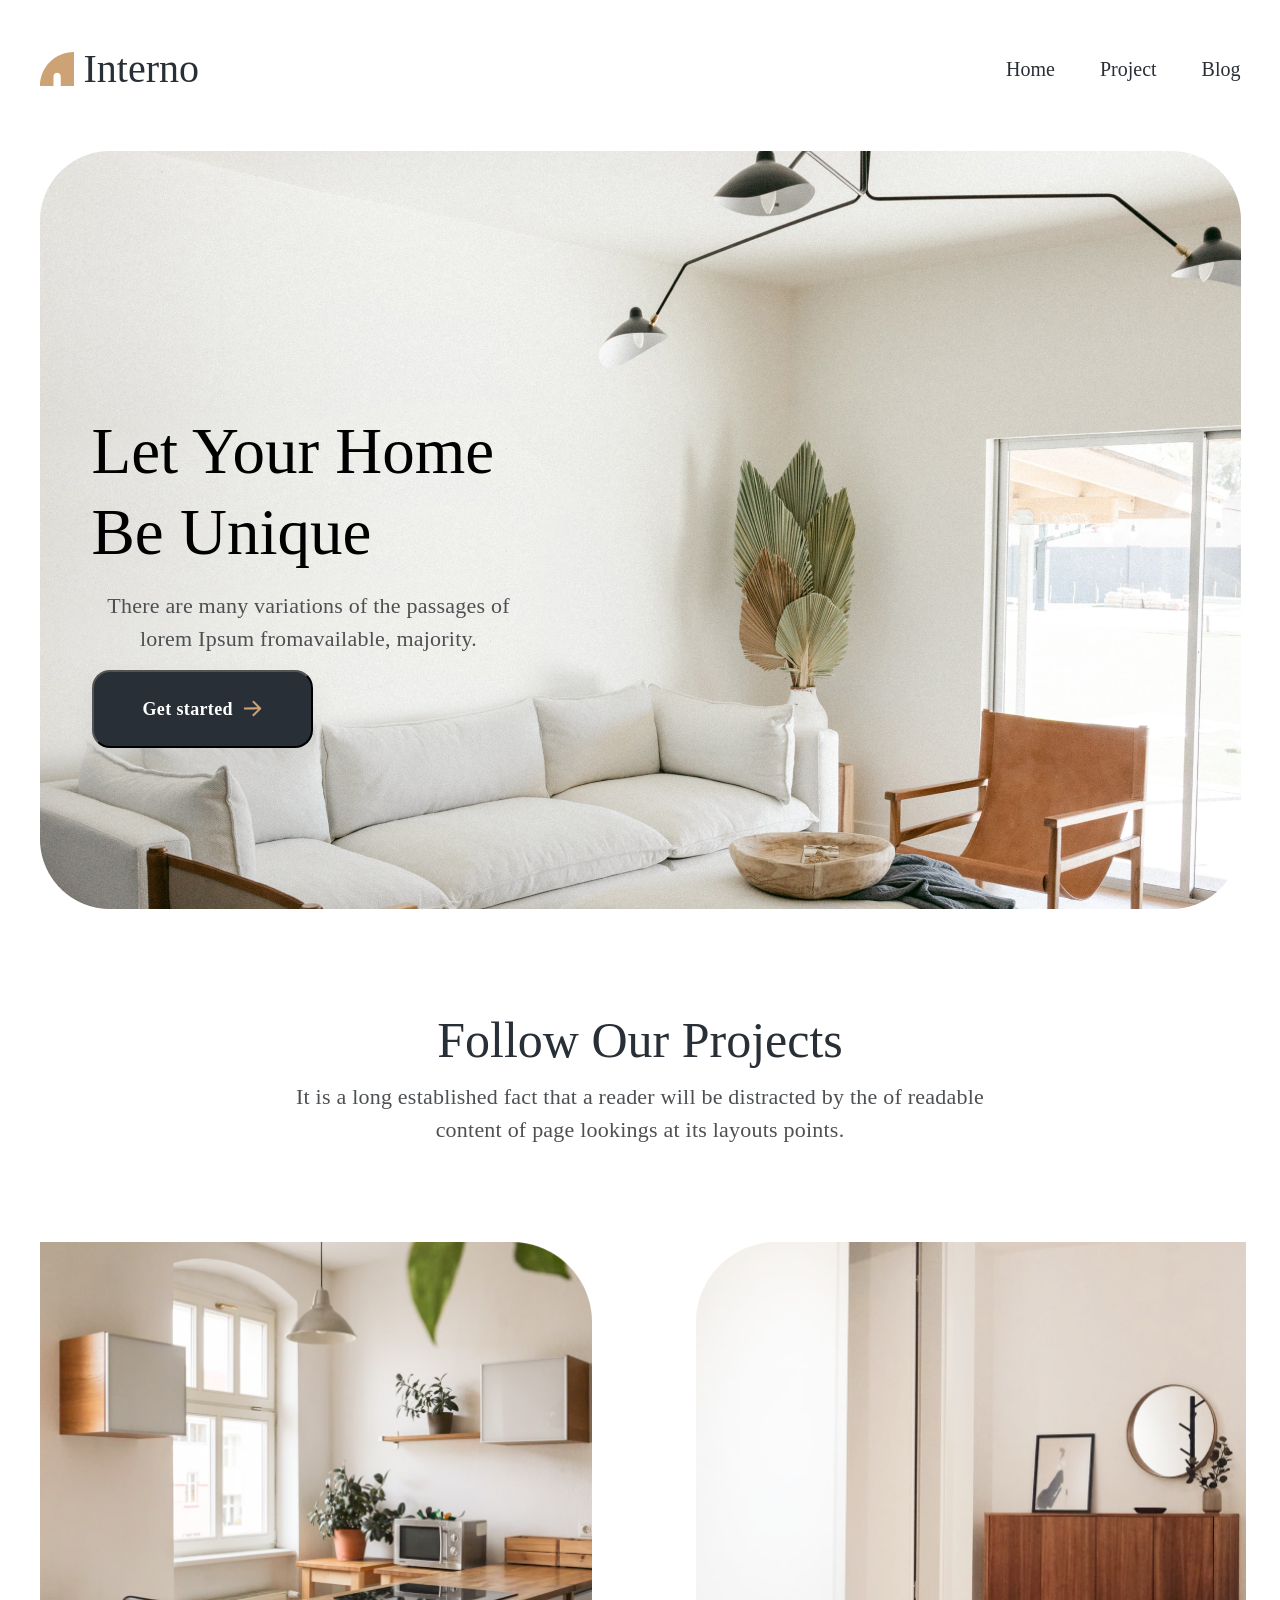
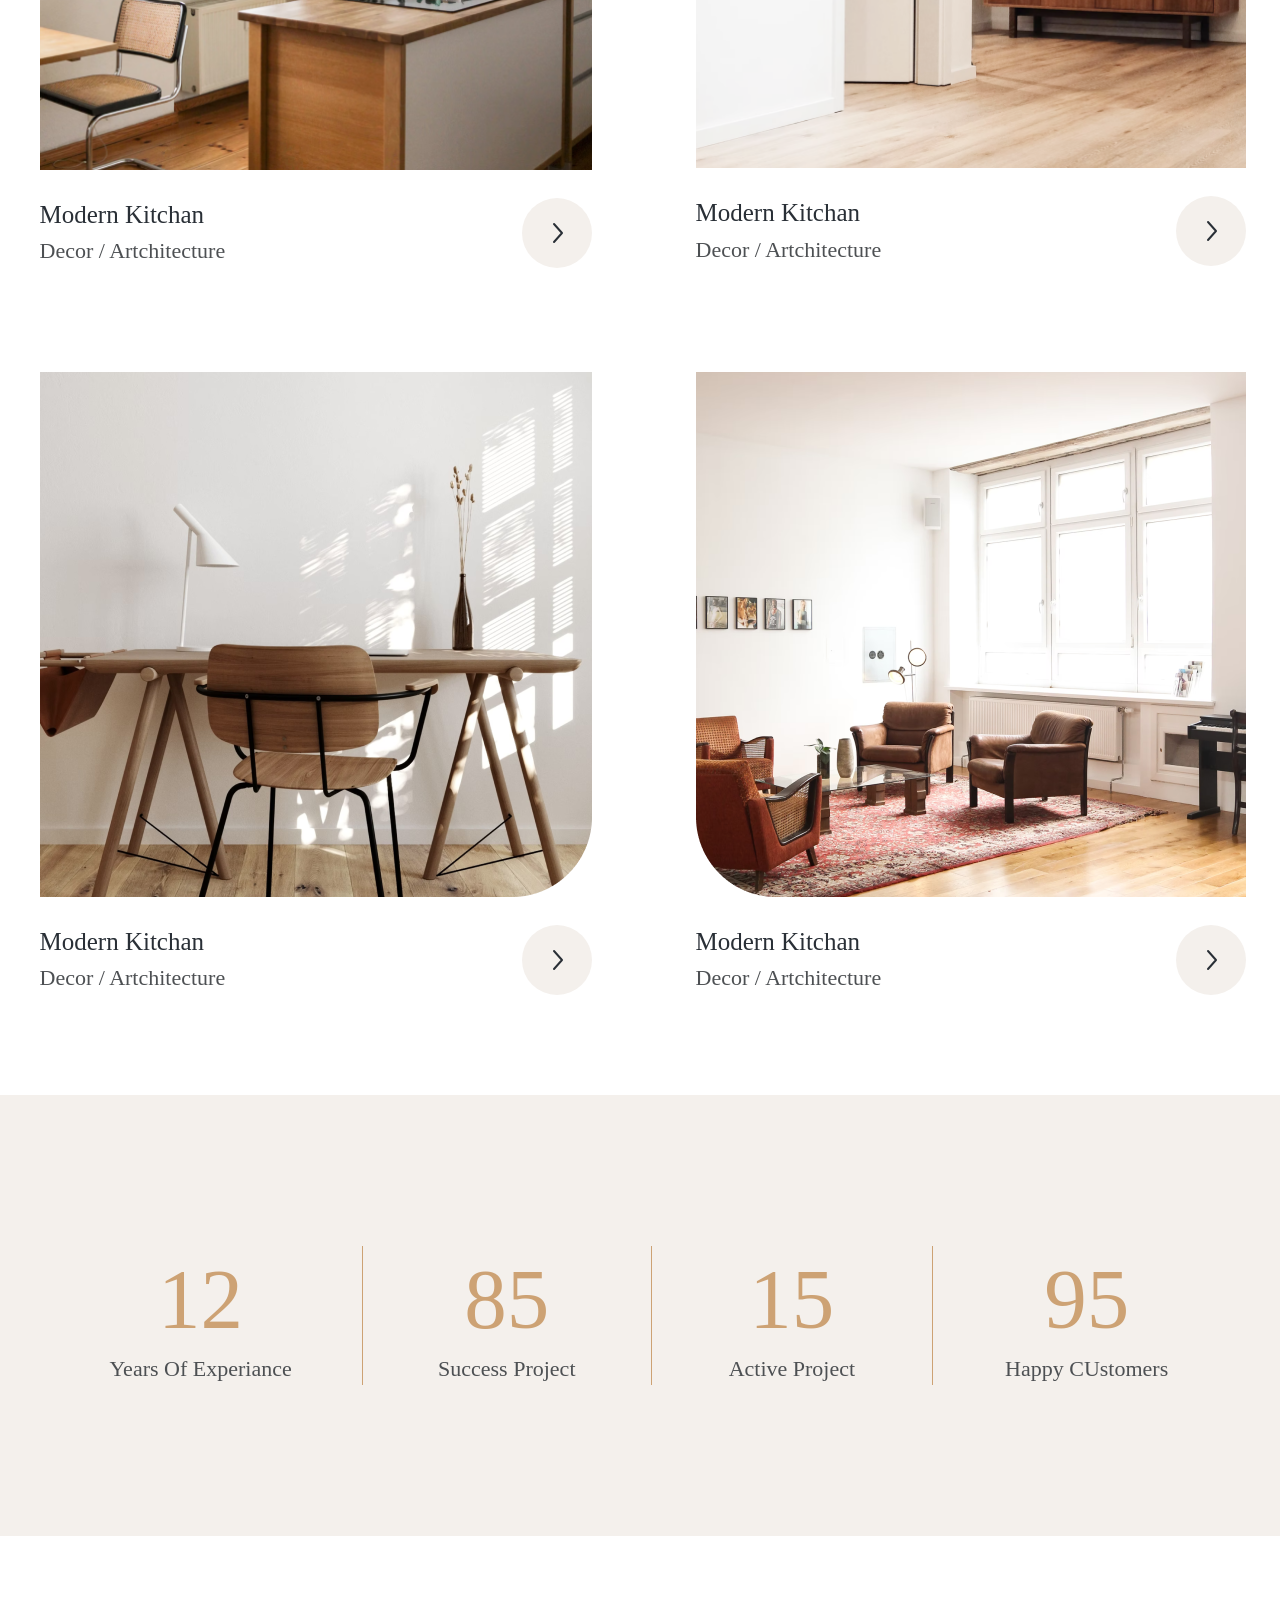
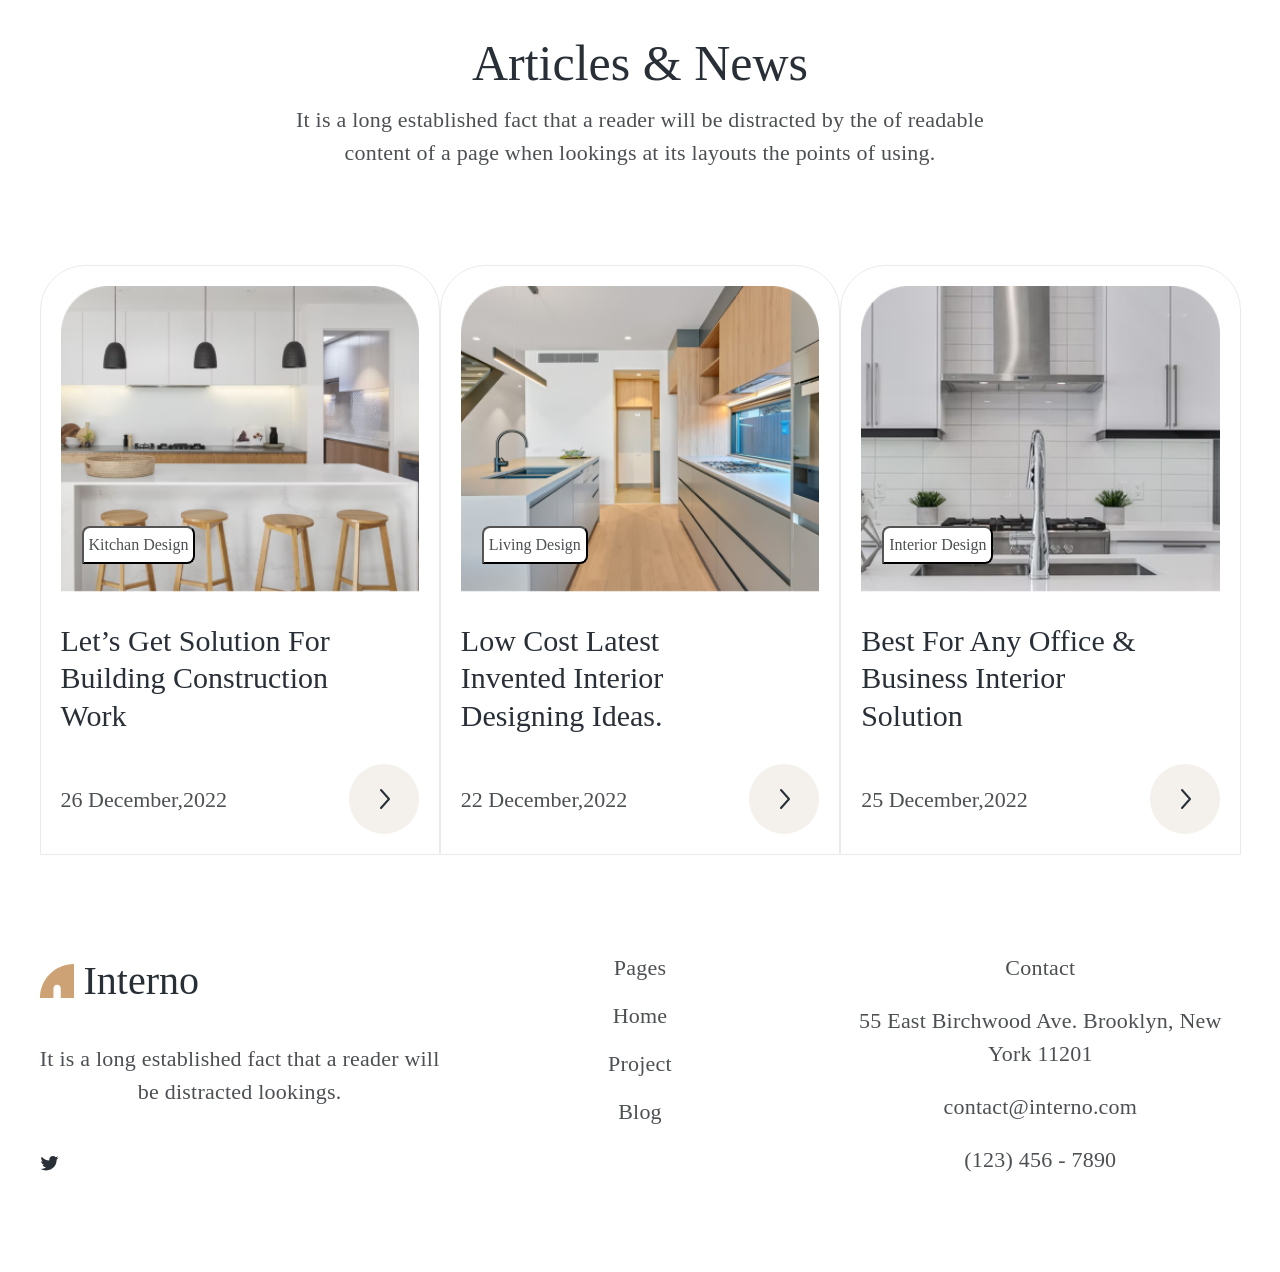
<file: index.html>
<!DOCTYPE html>
<html lang="en">

<head>
    <meta charset="UTF-8">
    <meta name="viewport" content="width=device-width, initial-scale=1.0">
    <title>Заготовка</title>
    <link rel="stylesheet" href="style.css">
</head>

<body>
    <div class="header center">
        <div class="header_logo">
            <img src="img/Logo.svg" alt="Logo">
            <a href="#">Interno</a>
        </div>
        <div class="header_menubar">
            <a href="#">Home</a>
            <a href="#">Project</a>
            <a href="#">Blog</a>

        </div>
    </div>

    <div class="banner center">
        <img class="center" src="img/Banner.jpg" alt="Banner">
        <div class="banner_sub-content">
            <h3 class="banner_sub-content_title">Let Your Home
                Be Unique</h3>
            <p class="text">There are many variations of the passages of
                lorem Ipsum fromavailable, majority.</p>
            <button class="banner_sub-content_btn">
                <p>Get started</p>
                <img src="img/Vector.svg" alt="Vector">
            </button>
        </div>

    </div>
    <!-- заголовок -->
    <div class="center">
        <div class="caption">
            <h3 class="heading">Follow Our Projects</h3>
            <p class="text">It is a long established fact that a reader will be distracted by the of readable content of
                page lookings at its layouts points.</p>
        </div>

    </div>

    <div class="project center">
        <!-- 1 картинка-проект  -->
        <div class="project__item">
            <img class="project__item-img" src="img/Image01.png" alt="Image01">
            <div class="project__item-bottom">
                <div class="project__item-bottom-left">
                    <h2 class="project__item-bottom-heading">Modern Kitchan</h2>
                    <p class="project__item-bottom-text">Decor / Artchitecture</p>
                </div>

                <img src="img/icon.svg" alt="icon" class="project__item-bottom-icon">
            </div>

        </div>
        <!-- 2 картинка-проект -->
        <div class="project__item">
            <img class="project__item-img" src="img/Image02.png" alt="Image01">
            <div class="project__item-bottom">
                <div class="project__item-bottom-left">
                    <h2 class="project__item-bottom-heading">Modern Kitchan</h2>
                    <p class="project__item-bottom-text">Decor / Artchitecture</p>
                </div>

                <img src="img/icon.svg" alt="icon" class="project__item-bottom-icon">
            </div>

        </div>
        <!-- 3 картинка-проект -->
        <div class="project__item">
            <img class="project__item-img" src="img/Image03.png" alt="Image01">
            <div class="project__item-bottom">
                <div class="project__item-bottom-left">
                    <h2 class="project__item-bottom-heading">Modern Kitchan</h2>
                    <p class="project__item-bottom-text">Decor / Artchitecture</p>
                </div>

                <img src="img/icon.svg" alt="icon" class="project__item-bottom-icon">
            </div>

        </div>
        <!-- 4 картинка-проект -->
        <div class="project__item">
            <img class="project__item-img" src="img/Image04.png" alt="Image01">
            <div class="project__item-bottom">
                <div class="project__item-bottom-left">
                    <h2 class="project__item-bottom-heading">Modern Kitchan</h2>
                    <p class="project__item-bottom-text">Decor / Artchitecture</p>
                </div>

                <img src="img/icon.svg" alt="icon" class="project__item-bottom-icon">
            </div>

        </div>
    </div>

    <!-- счетчик -->
    <div class="wrapper">
        <div class="counter center">
            <!-- years of experiance -->
            <div class="counter__block">
                <h1 class="counter__block-title">12</h1>
                <p class="counter__block-text">Years Of Experiance</p>
            </div>
            <!-- success project -->
            <div class="counter__block">
                <h1 class="counter__block-title">85</h1>
                <p class="counter__block-text">Success Project</p>
            </div>
            <!-- active project -->
            <div class="counter__block">
                <h1 class="counter__block-title">15</h1>
                <p class="counter__block-text">Active Project</p>
            </div>
            <!-- happy customers -->
            <div class="counter__block withoutLine ">
                <h1 class="counter__block-title">95</h1>
                <p class="counter__block-text">Happy CUstomers</p>
            </div>
        </div>
    </div>
    <!-- заголовок -->
    <div class="center">
        <div class="caption">
            <h3 class="heading">Articles & News</h3>
            <p class="text">It is a long established fact that a reader will be distracted by the of readable content of
                a page when lookings at its
                layouts the points of using.</p>
        </div>

    </div>

    <!-- секция блога -->
    <div class="blog center">
        <!-- 1 картинка блога -->
        <div class="blog__wrapper">

            <div class="blog__item">
                <img src="img/Blog_Image01.png" alt="Blog_Image01" class="blog__item-img">
                <h3 class="blog__item-title">Let’s Get Solution For Building Construction Work</h3>

                <div class="project__item-bottom">
                    <div class="project__item-bottom-left">

                        <p class="project__item-bottom-text">26 December,2022</p>
                    </div>

                    <img src="img/icon.svg" alt="icon" class="project__item-bottom-icon">
                </div>
                <!-- кнопка-тэг -->
                <button class="blog__item-btn">Kitchan Design</button>
            </div>
        </div>

        <!-- 2 картинка блога -->
        <div class="blog__wrapper">

            <div class="blog__item">
                <img src="img/Blog_Image02.png" alt="Blog_Image02" class="blog__item-img">
                <h3 class="blog__item-title">Low Cost Latest Invented Interior Designing Ideas.</h3>

                <div class="project__item-bottom">
                    <div class="project__item-bottom-left">

                        <p class="project__item-bottom-text">22 December,2022</p>
                    </div>

                    <img src="img/icon.svg" alt="icon" class="project__item-bottom-icon">
                </div>
                <!-- кнопка-тэг -->
                <button class="blog__item-btn">Living Design</button>
            </div>
        </div>

        <!-- 3 картинка блога -->
        <div class="blog__wrapper">

            <div class="blog__item">
                <img src="img/Blog_Image03.png" alt="Blog_Image03" class="blog__item-img">
                <h3 class="blog__item-title">Best For Any Office & Business Interior Solution</h3>

                <div class="project__item-bottom">
                    <div class="project__item-bottom-left">

                        <p class="project__item-bottom-text">25 December,2022</p>
                    </div>

                    <img src="img/icon.svg" alt="icon" class="project__item-bottom-icon">
                </div>
                <!-- кнопка-тэг -->
                <button class="blog__item-btn">Interior Design</button>
            </div>
        </div>
    </div>

    <!-- footer -->

    <div class="footer center">
        <div class="footer__logo">
            <div class="header_logo">
                <img src="img/Logo.svg" alt="Logo">
                <a href="#">Interno</a>
            </div>
            <p class="text">It is a long established fact that a reader will be distracted lookings.</p>
            <img src="img/icon_facebook.svg" alt="icon_facebook">
        </div>

        <div class="footer__pages">
            <p class="text">Pages</p>
            <p class="text">Home</p>
            <p class="text">Project</p>
            <p class="text">Blog</p>
        </div>

        <div class="footer__contact">
            <p class="text">Contact</p>
            <p class="text">55 East Birchwood Ave. Brooklyn, New York 11201</p>
            <p class="text">contact@interno.com</p>
            <p class="text">(123) 456 - 7890</p>
        </div>
    </div>

</body>

</html>
</file>
<file: style.css>
* {
  margin: 0px;
  padding: 0px;
}

a {
  text-decoration: none;
}

.center {
  padding-left: calc(50% - 600.5px);
  padding-right: calc(50% - 600.5px);
}

.text {
  font-family: "Jost";
  font-style: normal;
  font-weight: 400;
  font-size: 22px;
  line-height: 150%;
  letter-spacing: 0.01em;
  color: #4D5053;
  text-align: center;
}

.heading {
  font-family: "DM Serif Display";
  font-style: normal;
  font-weight: 400;
  font-size: 50px;
  line-height: 125%;
  color: #292F36;
  text-align: center;
}

.caption {
  display: flex;
  margin-left: 232px;
  margin-right: 232px;
  margin-bottom: 96px;
  gap: 8px;
  flex-wrap: wrap;
  justify-content: center;
}

.header {
  display: flex;
  justify-content: space-between;
  align-items: center;
  margin-top: 44px;
  margin-bottom: 57px;
}
.header_logo {
  display: flex;
  align-items: center;
  gap: 10px;
}
.header_logo a {
  font-family: "DM Serif Display";
  font-style: normal;
  font-weight: 400;
  font-size: 40px;
  line-height: 125%;
  color: #292F36;
}
.header_menubar {
  display: flex;
  align-items: center;
  gap: 45px;
}
.header_menubar a {
  font-family: "Jost";
  font-style: normal;
  font-weight: 400;
  font-size: 20px;
  line-height: 125%;
  color: #292F36;
}

.banner {
  position: relative;
  margin-bottom: 96px;
}
.banner img {
  max-width: 100%;
  height: auto;
}
.banner_sub-content {
  position: absolute;
  top: 208px;
  margin: 52px;
  width: 434px;
  display: flex;
  flex-wrap: wrap;
  gap: 15px;
}
.banner_sub-content_title {
  font-family: "DM Serif Display";
  font-style: normal;
  font-weight: 400;
  font-size: 65px;
  line-height: 125%;
}
.banner_sub-content_btn {
  background: #292F36;
  box-shadow: 0px 10px 20px rgba(192, 192, 192, 0.35);
  border-radius: 18px;
  padding: 26px 49px;
  display: flex;
  flex-direction: row;
  justify-content: center;
  align-items: center;
  gap: 10px;
}
.banner_sub-content_btn p {
  font-family: "Jost";
  font-style: normal;
  font-weight: 600;
  font-size: 18px;
  line-height: 125%;
  letter-spacing: 0.02em;
  color: #FFFFFF;
}

.project {
  display: grid;
  grid-template-columns: 1fr 1fr;
  grid-template-rows: 1fr 1fr;
  gap: 104px;
  margin-bottom: 96px;
}
.project__item {
  display: flex;
  flex-direction: column;
  gap: 28px;
}
.project__item-bottom {
  display: flex;
  justify-content: space-between;
  align-items: center;
}
.project__item-bottom-left {
  display: flex;
  flex-direction: column;
  gap: 4px;
}
.project__item-bottom-heading {
  font-family: "DM Serif Display";
  font-style: normal;
  font-weight: 400;
  font-size: 25px;
  line-height: 125%;
  color: #292F36;
}
.project__item-bottom-text {
  font-family: "Jost";
  font-style: normal;
  font-weight: 400;
  font-size: 22px;
  line-height: 150%;
  color: #4D5053;
}

.wrapper {
  background-color: #F4F0EC;
  margin-bottom: 96px;
}

.counter {
  display: flex;
  padding-top: 151px;
  padding-bottom: 151px;
}
.counter__block {
  display: flex;
  padding-right: 60px;
  padding-left: 60px;
  border-right: 1px solid #CDA274;
  flex-wrap: wrap;
  justify-content: center;
}
.counter__block-title {
  font-family: "DM Serif Display";
  font-style: normal;
  font-weight: 400;
  font-size: 85px;
  line-height: 125%;
  color: #CDA274;
}
.counter__block-text {
  font-family: "Jost";
  font-style: normal;
  font-weight: 400;
  font-size: 22px;
  line-height: 150%;
  color: #4D5053;
}

.withoutLine {
  border: none;
}

.blog {
  display: grid;
  grid-template-columns: 1fr 1fr 1fr;
  margin-bottom: 96px;
}
.blog__wrapper {
  border-radius: 45px 45px 0px 0px;
  border: 1px solid #EAEAEA;
  padding: 20px;
}
.blog__item {
  position: relative;
  display: flex;
  flex-direction: column;
}
.blog__item-title {
  font-family: "DM Serif Display";
  font-style: normal;
  font-weight: 400;
  font-size: 30px;
  line-height: 125%;
  color: #292F36;
  width: 305px;
  margin-top: 30px;
  margin-bottom: 30px;
}
.blog__item-btn {
  position: absolute;
  background: #FFFFFF;
  border-radius: 8px 8px 8px 0px;
  font-family: "Jost";
  font-style: normal;
  font-weight: 400;
  font-size: 16px;
  line-height: 150%;
  color: #4D5053;
  padding: 5px;
  top: 240px;
  left: 21px;
}

.footer {
  display: grid;
  grid-template-columns: 1fr 1fr 1fr;
  margin-bottom: 96px;
}
.footer__logo {
  display: flex;
  flex-wrap: wrap;
  justify-content: flex-start;
  gap: 31px;
}
.footer__pages {
  display: flex;
  flex-direction: column;
  align-items: center;
  gap: 15px;
}
.footer__contact {
  display: flex;
  flex-direction: column;
  align-items: center;
  gap: 20px;
}/*# sourceMappingURL=style.css.map */
</file>
